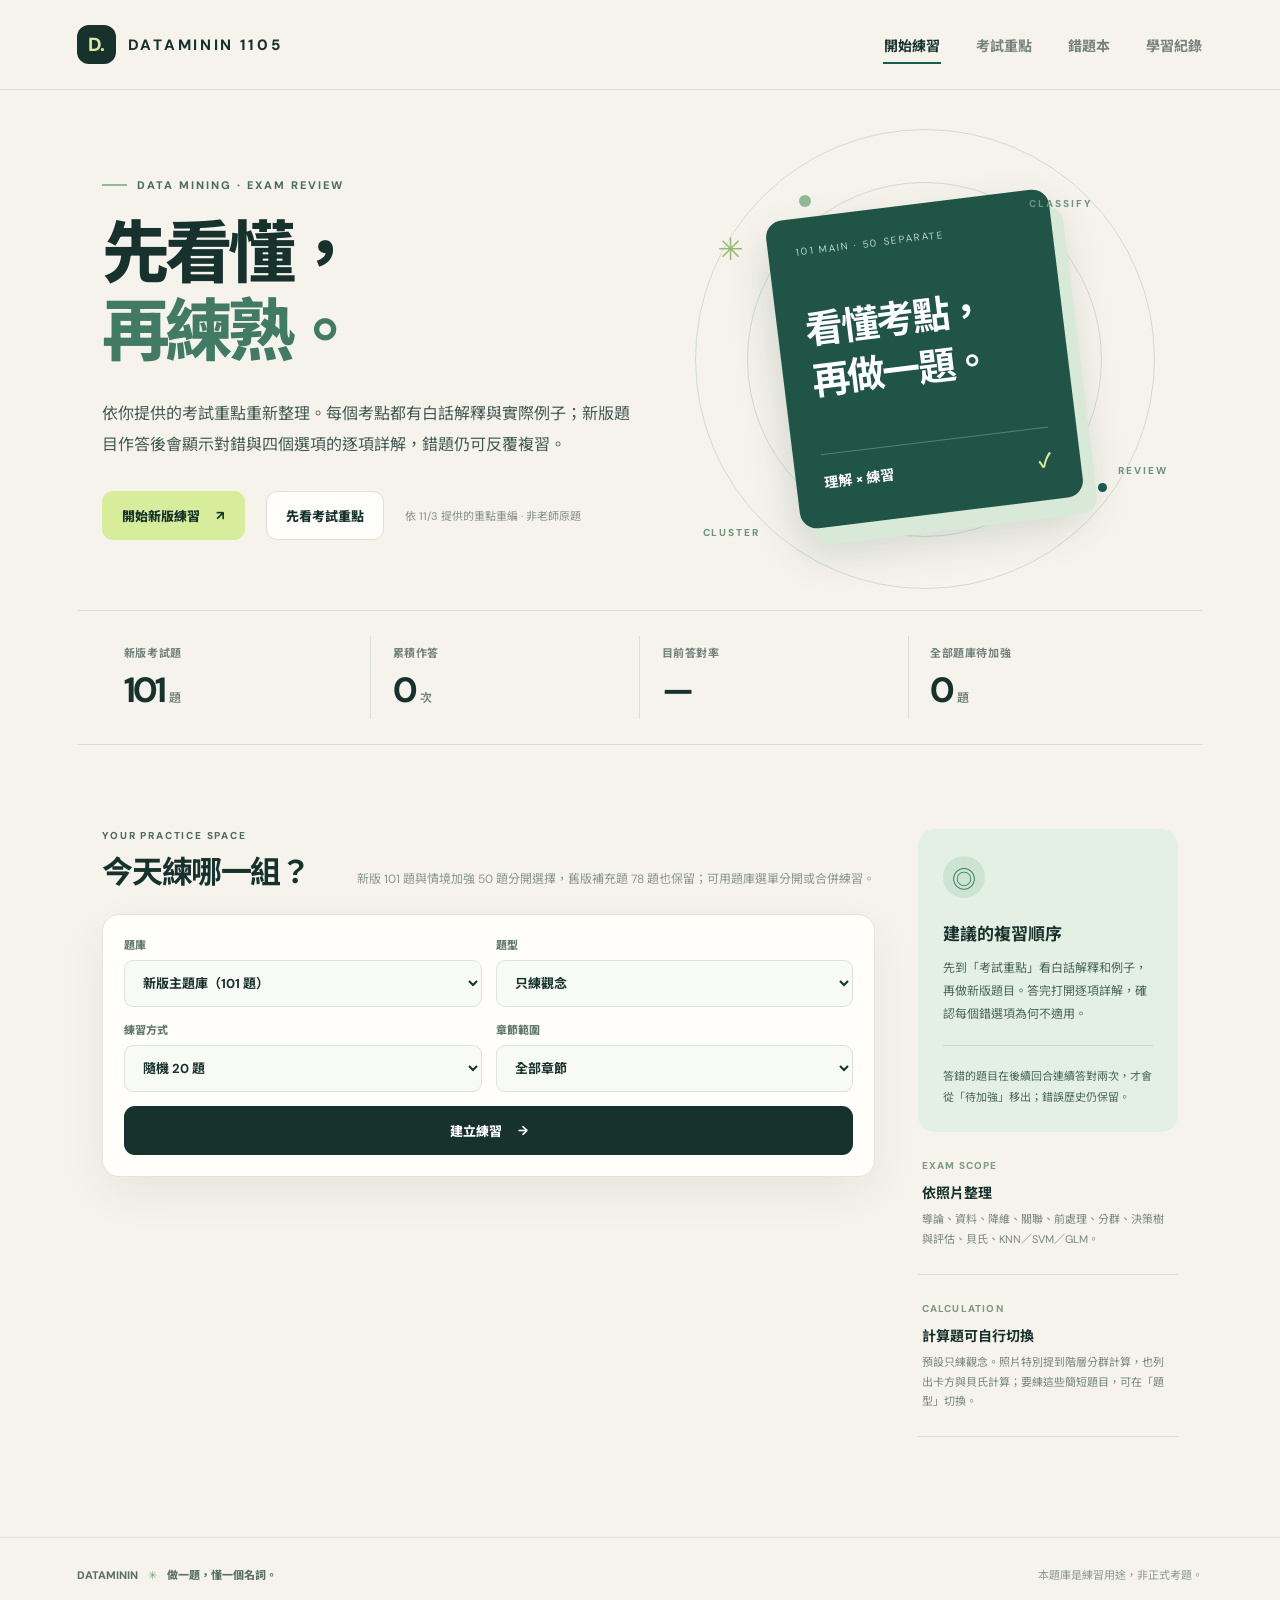
<file: dataminin/index.html>
<!doctype html>
<html lang="zh-Hant">
<head>
  <meta charset="utf-8">
  <meta name="viewport" content="width=device-width, initial-scale=1">
  <meta name="theme-color" content="#f6f3ec">
  <meta name="description" content="依考試重點整理的資料探勘複習筆記與選擇題：實例講解、逐項詳解、錯題紀錄。">
  <title>DATAMININ｜資料探勘考試重點與題庫 1105</title>
  <link rel="stylesheet" href="./styles.css?v=20261103-2">
  <script type="module" src="./app.mjs?v=20261116-2"></script>
</head>
<body>
  <div class="shell">
    <header class="topbar">
      <a class="brand" href="./" aria-label="DATAMININ 首頁"><span class="brand-mark">D.</span><span>DATAMININ 1105</span></a>
      <nav class="nav" aria-label="主要導覽">
        <button class="nav-link active" data-view="practice" type="button">開始練習</button>
        <button class="nav-link" data-view="guide" type="button">考試重點</button>
        <button class="nav-link" data-view="mistakes" type="button">錯題本 <span id="dueBadge" class="mini-badge" hidden>0</span></button>
        <button class="nav-link" data-view="progress" type="button">學習紀錄</button>
      </nav>
    </header>

    <main>
      <section class="hero" aria-labelledby="heroTitle">
        <div class="hero-copy">
          <p class="eyebrow"><span class="eyebrow-line"></span> DATA MINING · EXAM REVIEW</p>
          <h1 id="heroTitle">先看懂，<br><em>再練熟。</em></h1>
          <p class="hero-sub">依你提供的考試重點重新整理。每個考點都有白話解釋與實際例子；新版題目作答後會顯示對錯與四個選項的逐項詳解，錯題仍可反覆複習。</p>
          <div class="hero-actions">
            <button id="heroStart" class="button primary" type="button">開始新版練習 <span aria-hidden="true">↗</span></button>
            <button id="heroGuide" class="button light" type="button">先看考試重點</button>
            <span class="source-note">依 11/3 提供的重點重編 · 非老師原題</span>
          </div>
        </div>
        <div class="hero-art" aria-hidden="true">
          <div class="orbit orbit-outer"></div><div class="orbit orbit-inner"></div>
          <span class="orbit-word orbit-word-a">CLASSIFY</span><span class="orbit-word orbit-word-b">CLUSTER</span><span class="orbit-word orbit-word-c">REVIEW</span>
          <div class="hero-card"><span id="heroCardCount" class="hero-card-kicker">EXAM FOCUS</span><strong>看懂考點，<br>再做一題。</strong><span class="hero-card-answer">理解 × 練習 <b>✓</b></span></div>
          <span class="spark spark-a">✳</span><span class="spark spark-b">✦</span>
        </div>
      </section>

      <section class="stats-strip" aria-label="目前學習概況">
        <div class="stat"><span class="stat-label">新版考試題</span><strong id="questionCount">—</strong><span class="stat-unit">題</span></div>
        <div class="stat"><span class="stat-label">累積作答</span><strong id="attemptCount">0</strong><span class="stat-unit">次</span></div>
        <div class="stat"><span class="stat-label">目前答對率</span><strong id="accuracyCount">—</strong><span class="stat-unit"></span></div>
        <div class="stat"><span class="stat-label">全部題庫待加強</span><strong id="dueCount">0</strong><span class="stat-unit">題</span></div>
      </section>

      <section id="practiceView" class="view content-grid" aria-label="練習區">
        <div class="main-column">
          <div class="section-head"><div><p class="eyebrow small">YOUR PRACTICE SPACE</p><h2>今天練哪一組？</h2></div><p>新版 101 題與情境加強 50 題分開選擇，舊版補充題 78 題也保留；可用題庫選單分開或合併練習。</p></div>
          <div class="setup panel">
            <label class="field"><span>題庫</span><select id="bankSelect"><option value="v2">新版主題庫（101 題）</option><option value="scenario">情境考法加強 1116（50 題）</option><option value="legacy">舊版補充題（78 題）</option><option value="originals">原有兩版一起練（179 題）</option><option value="all">全部題庫一起練（229 題）</option></select></label>
            <label class="field"><span>題型</span><select id="kindSelect"><option value="concept">只練觀念</option><option value="all">觀念＋少量計算</option></select></label>
            <label class="field"><span>練習方式</span><select id="modeSelect"><option value="quick">隨機 20 題</option><option value="all">完整題庫</option><option value="due">待加強錯題</option><option value="ever">所有曾錯題</option></select></label>
            <label class="field"><span>章節範圍</span><select id="topicSelect"><option value="all">全部章節</option></select></label>
            <button id="startButton" class="button dark" type="button">建立練習 <span aria-hidden="true">→</span></button>
          </div>
          <div id="quizArea" class="quiz-area" hidden>
            <div class="quiz-toolbar"><span id="sessionLabel" class="session-label"></span><button id="endButton" class="text-button" type="button">結束本回合</button></div>
            <div class="progress-track" role="progressbar" aria-label="本回合進度" aria-valuemin="0" aria-valuemax="100" aria-valuenow="0"><div id="progressFill"></div></div>
            <article class="question-card" aria-live="polite">
              <div class="card-meta"><span id="cardNumber">01 / 20</span><span id="cardTopic" class="topic-pill"></span></div>
              <h3 id="questionPrompt"></h3>
              <p class="card-hint">選出最合適的一項</p>
              <div id="options" class="options" role="group" aria-label="選擇答案"></div>
              <div id="feedback" class="feedback" hidden></div>
              <div id="explanation" class="explanation" hidden>
                <div class="explanation-head"><span>逐項詳解</span><span class="small-muted">點完才揭曉</span></div>
                <div id="explanationRows"></div>
              </div>
              <div class="card-footer"><button id="explainButton" class="button light" type="button" hidden>查看逐項詳解 <span aria-hidden="true">⌄</span></button><button id="nextButton" class="button dark" type="button" hidden>下一題 <span aria-hidden="true">→</span></button></div>
            </article>
          </div>
          <div id="sessionDone" class="done panel" hidden><span class="done-icon">✓</span><p class="eyebrow small">ROUND COMPLETE</p><h3>這回合完成了。</h3><p id="doneSummary"></p><div class="done-actions"><button id="doneReview" class="button dark" type="button">接著複習錯題</button><button id="doneAgain" class="button light" type="button">再練一回合</button></div></div>
        </div>
        <aside class="side-column" aria-label="複習提醒">
          <div class="side-card"><div class="side-icon">◎</div><h3>建議的複習順序</h3><p>先到「考試重點」看白話解釋和例子，再做新版題目。答完打開逐項詳解，確認每個錯選項為何不適用。</p><div class="side-divider"></div><p class="side-small">答錯的題目在後續回合連續答對兩次，才會從「待加強」移出；錯誤歷史仍保留。</p></div>
          <div class="side-note"><span>EXAM SCOPE</span><strong>依照片整理</strong><p>導論、資料、降維、關聯、前處理、分群、決策樹與評估、貝氏、KNN／SVM／GLM。</p></div>
          <div class="side-note"><span>CALCULATION</span><strong>計算題可自行切換</strong><p>預設只練觀念。照片特別提到階層分群計算，也列出卡方與貝氏計算；要練這些簡短題目，可在「題型」切換。</p></div>
        </aside>
      </section>

      <section id="guideView" class="view inner-page" hidden aria-label="考試重點複習">
        <div class="page-title"><p class="eyebrow small">EXAM STUDY GUIDE</p><h2>考試重點複習</h2><p>按你提供的清單整理。每個考點先用白話說明，再用情境例子幫你看出差別。</p></div>
        <p class="guide-caveat">照片中「降維」第 1 項是看不清的投影片照片，未擅自猜內容；少數只有標題的考點已在卡片內註明解讀範圍。</p>
        <p><a class="button light" href="https://github.com/xxoon0987/xooon0987.github.io/blob/main/dataminin/%E5%BD%B1%E7%89%87%E8%80%83%E8%A9%A6%E8%A9%B3%E7%B4%B0%E8%A4%87%E7%BF%92.md" target="_blank" rel="noopener">閱讀影片課堂補充講義 1105 ↗</a></p>
        <p><a class="button light" href="https://github.com/xxoon0987/xooon0987.github.io/blob/main/dataminin/%E9%8C%84%E9%9F%B3%E9%87%8D%E9%BB%9E%E8%A4%87%E7%BF%92_1105.md" target="_blank" rel="noopener">閱讀錄音重點複習 1105 ↗</a></p>
        <div class="guide-toolbar panel">
          <label class="field"><span>章節</span><select id="guideChapter"><option value="all">全部章節</option></select></label>
          <label class="field"><span>搜尋名詞或例子</span><input id="guideSearch" type="search" placeholder="例如 PCA、DBSCAN、ROC"></label>
          <span id="guideCount" class="guide-count"></span>
        </div>
        <div id="guideContent" class="guide-content"></div>
      </section>

      <section id="mistakesView" class="view inner-page" hidden aria-label="錯題本">
        <div class="page-title"><p class="eyebrow small">MISTAKE NOTEBOOK</p><h2>錯題本</h2><p>看清楚自己選了什麼、正確答案是什麼，再把名詞差異練熟。</p></div>
        <div class="review-banner"><div><span class="banner-count" id="mistakeDueCount">0</span><span>題待加強</span><p>每題在後續回合連續答對兩次，才會從待加強移出。</p></div><button id="reviewDueButton" class="button primary" type="button">練待加強題 <span aria-hidden="true">↗</span></button></div>
        <div class="list-toolbar"><div class="segmented" role="group" aria-label="錯題篩選"><button class="segment active" data-mistake-filter="due" type="button">待加強</button><button class="segment" data-mistake-filter="ever" type="button">所有曾錯</button></div><span id="mistakeListCount"></span></div>
        <div id="mistakeList" class="mistake-list"></div>
      </section>

      <section id="progressView" class="view inner-page" hidden aria-label="學習紀錄">
        <div class="page-title"><p class="eyebrow small">YOUR LEARNING RECORD</p><h2>學習紀錄</h2><p>紀錄保存在這台裝置的瀏覽器。換裝置前可以匯出，再在新裝置匯入。</p></div>
        <div class="record-grid"><div class="record-card"><span>累積作答</span><strong id="recordAttempts">0</strong><small>次選擇</small></div><div class="record-card"><span>答對率</span><strong id="recordAccuracy">—</strong><small>累積所有作答</small></div><div class="record-card"><span>曾經答錯</span><strong id="recordEver">0</strong><small>不同題目</small></div><div class="record-card"><span>待加強</span><strong id="recordDue">0</strong><small>尚未連續答對兩次</small></div></div>
        <div class="two-col"><div class="panel record-panel"><div class="panel-heading"><h3>章節掌握</h3><span>依累積答對率排序</span></div><div id="topicStats"></div></div><div class="panel record-panel"><div class="panel-heading"><h3>資料備份</h3><span>只儲存在你的瀏覽器</span></div><p>本站沒有帳號或雲端同步。匯出檔案包含作答時間與選項，不含姓名。</p><div class="backup-actions"><button id="exportButton" class="button dark" type="button">匯出紀錄</button><label class="button light import-label">匯入紀錄<input id="importInput" type="file" accept="application/json,.json" hidden></label></div><p id="storageMessage" class="storage-message" role="status"></p></div></div>
        <div class="panel history-panel"><div class="panel-heading"><h3>最近作答</h3><span>保留每一次選擇</span></div><div id="historyList"></div></div>
      </section>
    </main>
    <footer class="footer"><span>DATAMININ <i>✳</i> 做一題，懂一個名詞。</span><span>本題庫是練習用途，非正式考題。</span></footer>
  </div>
  <div id="toast" class="toast" role="status" aria-live="polite" hidden></div>
</body>
</html>
</file>
<file: dataminin/styles.css>
@import url('https://fonts.googleapis.com/css2?family=DM+Sans:wght@400;500;600;700;800&family=Noto+Sans+TC:wght@400;500;600;700;800&display=swap');

:root{--paper:#f6f3ec;--white:#fffefa;--ink:#17312d;--ink-soft:#425a54;--muted:#7d8b82;--line:#dbe2d8;--mint:#dcece1;--teal:#175d50;--lime:#d7ed9b;--red:#ba544d;--red-bg:#fff0eb;--shadow:0 16px 46px rgba(26,52,42,.07)}
*{box-sizing:border-box}html{scroll-behavior:smooth}body{margin:0;background:var(--paper);color:var(--ink);font-family:'DM Sans','Noto Sans TC',system-ui,sans-serif;-webkit-font-smoothing:antialiased}button,select,input{font:inherit}button{cursor:pointer}button:disabled{cursor:not-allowed}a{color:inherit}.shell{max-width:1440px;margin:auto;min-height:100vh}.topbar{height:90px;padding:0 6%;display:flex;align-items:center;justify-content:space-between;border-bottom:1px solid rgba(23,49,45,.1)}.brand{display:flex;align-items:center;gap:12px;text-decoration:none;font-size:15px;font-weight:800;letter-spacing:.18em}.brand-mark{width:39px;height:39px;background:var(--ink);color:var(--lime);display:grid;place-items:center;border-radius:12px;font-size:19px;letter-spacing:-.05em}.nav{display:flex;align-items:center;gap:34px}.nav-link{border:0;background:none;padding:12px 1px;color:#73827a;font-size:14px;font-weight:700;position:relative}.nav-link.active{color:var(--ink)}.nav-link.active:after{content:'';position:absolute;bottom:3px;left:0;right:0;height:2px;background:var(--teal)}.mini-badge{display:inline-grid;place-items:center;min-width:19px;height:19px;margin-left:3px;padding:0 4px;background:var(--lime);color:var(--ink);border-radius:50px;font-size:10px}.hero{min-height:520px;padding:72px 8% 54px;display:grid;grid-template-columns:1.06fr .94fr;align-items:center;overflow:hidden}.eyebrow{display:flex;align-items:center;gap:10px;margin:0 0 24px;color:#4c6c5b;font-size:11px;font-weight:800;letter-spacing:.18em}.eyebrow.small{margin:0 0 12px;font-size:10px}.eyebrow-line{width:25px;height:2px;background:#91b99e}.hero h1{margin:0;font-size:clamp(51px,5.3vw,85px);line-height:1.14;letter-spacing:-.075em;font-weight:800}.hero h1 em{font-style:normal;color:#417a65}.hero-sub{max-width:535px;color:var(--ink-soft);font-size:16px;line-height:1.95;margin:27px 0 30px}.hero-actions{display:flex;align-items:center;gap:21px;flex-wrap:wrap}.button{border:1px solid transparent;border-radius:11px;min-height:49px;padding:0 19px;display:inline-flex;align-items:center;justify-content:center;gap:16px;font-size:13px;font-weight:800;text-decoration:none;white-space:nowrap;transition:transform .18s,background .18s,border-color .18s}.button:hover:not(:disabled){transform:translateY(-2px)}.button:focus-visible,.nav-link:focus-visible,.segment:focus-visible,.option:focus-visible,.text-button:focus-visible{outline:3px solid #86bca2;outline-offset:3px}.button.primary{background:var(--lime);color:var(--ink)}.button.primary:hover{background:#c9e485}.button.dark{background:var(--ink);color:white}.button.dark:hover{background:#28534a}.button.light{background:var(--white);color:var(--ink);border-color:var(--line)}.button.light:hover{border-color:#93af9d}.source-note{font-size:11px;color:#859087}.hero-art{height:385px;position:relative;display:grid;place-items:center}.orbit{position:absolute;border:1px solid #cdddcf;border-radius:50%}.orbit-outer{width:460px;height:460px}.orbit-inner{width:355px;height:355px}.hero-art:before{content:'';width:12px;height:12px;border-radius:50%;background:#92ba9a;position:absolute;top:28px;left:25%}.hero-art:after{content:'';width:9px;height:9px;border-radius:50%;background:var(--teal);position:absolute;bottom:60px;right:14%}.hero-card{position:relative;z-index:1;background:#205447;color:white;width:285px;height:310px;border-radius:17px;padding:27px 28px;box-shadow:12px 18px 0 #d9e9d8,0 22px 46px rgba(17,65,52,.19);transform:rotate(-7deg);display:flex;flex-direction:column}.hero-card-kicker{font-size:10px;letter-spacing:.17em;color:#b9d7c4}.hero-card strong{font-size:38px;line-height:1.33;letter-spacing:-.06em;margin-top:48px}.hero-card-answer{border-top:1px solid rgba(255,255,255,.25);margin-top:auto;padding-top:17px;display:flex;justify-content:space-between;font-size:14px;font-weight:700}.hero-card-answer b{font-size:19px;color:var(--lime)}.orbit-word{position:absolute;z-index:2;color:#6c947c;font-size:10px;font-weight:800;letter-spacing:.19em}.orbit-word-a{top:30px;right:17%}.orbit-word-b{bottom:13px;left:6%}.orbit-word-c{right:2%;bottom:75px}.spark{position:absolute;color:#9aba72}.spark-a{font-size:31px;top:62px;left:9%}.spark-b{font-size:20px;bottom:45px;right:27%}.stats-strip{margin:0 6%;padding:25px 2%;border-top:1px solid #d6dfd3;border-bottom:1px solid #d6dfd3;display:grid;grid-template-columns:repeat(4,1fr)}.stat{padding:8px 8% 6px;border-right:1px solid #d6dfd3}.stat:last-child{border:0}.stat-label{display:block;font-size:11px;color:#708279;font-weight:700;letter-spacing:.05em;margin-bottom:7px}.stat strong{font-size:35px;letter-spacing:-.06em}.stat-unit{font-size:12px;margin-left:5px;color:#6d8077;font-weight:600}.content-grid{padding:84px 8% 100px;display:grid;grid-template-columns:minmax(0,1fr) 260px;gap:43px}.view[hidden],*[hidden]{display:none!important}.section-head{display:flex;justify-content:space-between;align-items:end;gap:15px;margin-bottom:23px}.section-head h2,.page-title h2{font-size:31px;line-height:1.2;letter-spacing:-.045em;margin:0}.section-head>p{color:#88978d;font-size:12px;margin:0 0 4px}.panel{background:var(--white);border:1px solid #e0e6dc;border-radius:17px;box-shadow:var(--shadow)}.setup{padding:21px;display:grid;grid-template-columns:1fr 1fr auto;gap:14px;align-items:end}.field{display:flex;flex-direction:column;gap:8px;color:#63786c;font-size:11px;font-weight:800}.field select{height:47px;border:1px solid #dce5d9;border-radius:9px;background:#f8faf5;color:var(--ink);padding:0 14px;font-size:13px;font-weight:700;outline:none}.field select:focus{border-color:#80a591}.setup>.button{height:47px}.side-card{background:#e5f0e4;border-radius:17px;padding:27px 25px 24px}.side-icon{width:42px;height:42px;border-radius:50%;background:#cce4d1;display:grid;place-items:center;color:#2b7159;font-size:24px;margin-bottom:22px}.side-card h3{font-size:17px;margin:0 0 12px}.side-card p{font-size:12px;line-height:1.9;color:#49685a;margin:0}.side-divider{height:1px;background:#c9dfcc;margin:20px 0}.side-card .side-small{font-size:11px}.side-note{padding:27px 4px 0;border-bottom:1px solid #d9e2d7;padding-bottom:24px}.side-note span{display:block;color:#7a9b82;font-weight:800;letter-spacing:.12em;font-size:10px;margin-bottom:10px}.side-note strong{font-size:14px}.side-note p{color:#75877c;font-size:11px;line-height:1.8;margin:7px 0 0}.quiz-area{margin-top:38px}.quiz-toolbar{display:flex;justify-content:space-between;align-items:center;margin-bottom:12px}.session-label{font-size:12px;color:#60796a;font-weight:800}.text-button{background:none;border:0;color:#6b7d72;font-size:12px;font-weight:700;padding:8px}.text-button:hover{text-decoration:underline}.progress-track{height:7px;border-radius:9px;background:#e0e8dc;margin-bottom:20px;overflow:hidden}.progress-track div{height:100%;background:#69a083;border-radius:9px;transition:width .3s}.question-card{background:#fffefa;border:1px solid #dfe5dc;border-radius:19px;box-shadow:0 17px 45px rgba(35,65,49,.065);padding:32px 35px}.card-meta{display:flex;align-items:center;justify-content:space-between;color:#698274;font-size:11px;font-weight:800;letter-spacing:.09em}.topic-pill{border:1px solid #d3e3d3;background:#edf6ec;border-radius:50px;padding:7px 12px;letter-spacing:0}.question-card h3{font-size:clamp(20px,2vw,27px);line-height:1.55;letter-spacing:-.035em;margin:24px 0 12px;min-height:79px}.card-hint{color:#91a097;font-size:11px;margin:0 0 18px}.options{display:grid;gap:10px}.option{width:100%;border:1px solid #dce5db;border-radius:11px;background:#fbfcf9;min-height:56px;padding:12px 16px;text-align:left;display:flex;align-items:center;gap:14px;color:var(--ink);font-size:14px;font-weight:700;transition:background .2s,border .2s,transform .2s}.option:not(:disabled):hover{border-color:#8ab39a;background:#f3f8f0;transform:translateX(2px)}.option:disabled{opacity:1}.option-letter{width:26px;height:26px;display:grid;place-items:center;flex:none;border:1px solid #ccdcd0;border-radius:7px;color:#6e8a76;font-size:11px}.option.correct{background:#e9f5e8;border-color:#68a07e}.option.correct .option-letter{background:#307a5b;border-color:#307a5b;color:white}.option.incorrect{background:var(--red-bg);border-color:#df9a8d}.option.incorrect .option-letter{background:var(--red);border-color:var(--red);color:white}.option.dimmed{color:#7f9184}.feedback{margin-top:18px;padding:14px 16px;border-radius:9px;font-size:13px;font-weight:700;line-height:1.7}.feedback.good{color:#276849;background:#e7f5e9}.feedback.bad{color:#9e4a42;background:#fff0eb}.card-footer{margin-top:20px;display:flex;gap:10px;justify-content:flex-end;flex-wrap:wrap}.explanation{margin-top:22px;border-top:1px solid var(--line);padding-top:20px}.explanation-head{display:flex;justify-content:space-between;align-items:center;margin-bottom:13px;font-size:14px;font-weight:800}.small-muted{font-size:10px;color:#9ba99f;font-weight:600}.explain-row{display:grid;grid-template-columns:29px 1fr;gap:11px;padding:14px 0;border-bottom:1px solid #edf0e9}.explain-row:last-child{border:0}.explain-letter{height:25px;width:25px;border-radius:6px;display:grid;place-items:center;background:#edf2eb;color:#5d7965;font-size:11px;font-weight:800}.explain-row.is-answer .explain-letter{background:#d8efdb;color:#276849}.explain-row.is-picked:not(.is-answer) .explain-letter{background:#f9ddd6;color:#ab5448}.explain-row strong{font-size:12px}.explain-row p{font-size:12px;color:#5d6d62;line-height:1.8;margin:5px 0 0}.done{margin-top:32px;text-align:center;padding:45px 24px}.done-icon{width:56px;height:56px;background:#dceddd;color:#2f7658;font-size:29px;display:grid;place-items:center;border-radius:50%;margin:0 auto 20px}.done .eyebrow{justify-content:center;margin-bottom:9px}.done h3{font-size:27px;margin:0 0 10px}.done p:not(.eyebrow){color:#637769;font-size:13px;line-height:1.7}.done-actions{display:flex;justify-content:center;gap:10px;flex-wrap:wrap;margin-top:23px}.inner-page{padding:78px 8% 100px}.page-title{margin-bottom:30px}.page-title h2{font-size:38px}.page-title>p:last-child{font-size:13px;color:#7a8d7f;line-height:1.8;margin:13px 0 0}.review-banner{display:flex;justify-content:space-between;align-items:center;gap:20px;background:#205447;color:white;border-radius:17px;padding:29px 32px}.review-banner .banner-count{font-size:47px;font-weight:800;letter-spacing:-.06em;line-height:1;margin-right:8px}.review-banner span:nth-child(2){font-size:14px;font-weight:700}.review-banner p{font-size:11px;color:#c7dfcf;margin:10px 0 0}.list-toolbar{display:flex;justify-content:space-between;align-items:center;margin:28px 0 16px;color:#8a9a90;font-size:11px;font-weight:700}.segmented{display:inline-flex;border:1px solid #d6e2d4;background:#eaf0e7;border-radius:10px;padding:4px;gap:3px}.segment{border:0;background:transparent;border-radius:7px;padding:9px 15px;font-size:12px;color:#75897b;font-weight:800}.segment.active{background:white;color:var(--ink);box-shadow:0 2px 8px #193a2511}.mistake-list{display:grid;gap:12px}.mistake-item{background:var(--white);border:1px solid #e0e7dc;border-radius:13px;padding:19px 22px}.mistake-top{display:flex;justify-content:space-between;gap:12px;align-items:start}.mistake-item h3{margin:8px 0 8px;font-size:15px;line-height:1.6}.mistake-item .topic-tag{color:#689078;font-size:10px;font-weight:800;letter-spacing:.05em}.mistake-item .state-tag{font-size:10px;font-weight:800;color:#a6604e;background:#fff0e8;padding:6px 9px;border-radius:30px;white-space:nowrap}.mistake-item .state-tag.done-state{background:#edf4e9;color:#467353}.mistake-choice{display:flex;gap:20px;flex-wrap:wrap;font-size:11px;color:#647768;margin-top:10px}.mistake-choice b{color:var(--ink)}.mistake-item details{margin-top:15px;border-top:1px solid #e9eee6;padding-top:12px}.mistake-item summary{cursor:pointer;font-size:11px;font-weight:800;color:#3e7558}.mistake-item details .explain-row{padding:10px 0}.empty{border:1px dashed #c8d9c9;border-radius:14px;padding:38px;text-align:center;color:#789080;background:#f8faf4;font-size:13px;line-height:1.8}.record-grid{display:grid;grid-template-columns:repeat(4,1fr);gap:13px;margin-bottom:25px}.record-card{background:#fffefa;border:1px solid #e1e8df;border-radius:14px;padding:22px}.record-card span,.record-card small{display:block;font-size:11px;color:#829387}.record-card strong{display:block;font-size:34px;letter-spacing:-.06em;margin:10px 0 3px}.two-col{display:grid;grid-template-columns:1.2fr .8fr;gap:18px}.record-panel,.history-panel{padding:23px}.panel-heading{display:flex;justify-content:space-between;align-items:center;gap:10px;margin-bottom:18px}.panel-heading h3{margin:0;font-size:16px}.panel-heading span{color:#96a59a;font-size:10px}.record-panel>p{font-size:12px;color:#6d8072;line-height:1.9}.topic-stat{display:grid;grid-template-columns:135px 1fr 49px;align-items:center;gap:12px;padding:10px 0;font-size:11px;color:#587163;font-weight:700}.topic-stat .bar{height:6px;border-radius:8px;background:#edf0e9;overflow:hidden}.topic-stat .bar span{display:block;height:100%;background:#73a886;border-radius:8px}.topic-stat b{text-align:right;color:var(--ink)}.backup-actions{display:flex;gap:8px;flex-wrap:wrap;margin-top:22px}.import-label{cursor:pointer}.storage-message{min-height:20px}.history-panel{margin-top:18px}.history-row{display:grid;grid-template-columns:140px 1fr 95px;gap:12px;border-top:1px solid #edf0ea;padding:14px 0;font-size:11px;color:#7a8e80;align-items:center}.history-row strong{color:var(--ink);font-size:12px}.history-row .result{justify-self:end;font-weight:800;color:#377b57}.history-row .result.wrong{color:#ba584d}.footer{border-top:1px solid #dce4d8;padding:28px 6%;display:flex;justify-content:space-between;gap:10px;color:#8b9a8f;font-size:11px}.footer span:first-child{font-weight:800;color:#597064}.footer i{font-style:normal;color:#78a07c;margin:0 7px}.toast{position:fixed;bottom:25px;left:50%;transform:translateX(-50%);background:var(--ink);color:white;padding:12px 18px;border-radius:9px;box-shadow:0 10px 30px #1b423633;font-size:12px;z-index:10}
@media(max-width:1050px){.hero{padding-left:6%;padding-right:6%}.content-grid,.inner-page{padding-left:6%;padding-right:6%}.content-grid{gap:23px;grid-template-columns:minmax(0,1fr) 230px}.orbit-outer{width:380px;height:380px}.orbit-inner{width:300px;height:300px}.hero-card{width:250px;height:280px}.hero-card strong{font-size:33px}.setup{grid-template-columns:1fr 1fr}.setup>.button{grid-column:1/-1}}
@media(max-width:760px){.topbar{height:auto;min-height:74px;flex-wrap:wrap;gap:10px;padding:16px 5% 9px}.brand{font-size:13px}.brand-mark{width:34px;height:34px}.nav{gap:20px;width:100%;justify-content:space-between}.nav-link{font-size:12px}.hero{grid-template-columns:1fr;padding:54px 6% 45px;min-height:0}.hero h1{font-size:clamp(52px,11vw,73px)}.hero-sub{font-size:14px;line-height:1.85}.hero-art{height:300px;margin-top:38px}.orbit-outer{height:340px;width:340px}.orbit-inner{height:270px;width:270px}.hero-card{height:237px;width:215px;padding:21px}.hero-card strong{font-size:28px;margin-top:34px}.orbit-word{font-size:8px}.stats-strip{margin:0 5%;grid-template-columns:repeat(2,1fr);padding:14px 0}.stat{padding:16px 13%;border-bottom:1px solid #d6dfd3}.stat:nth-child(2){border-right:0}.stat:nth-child(n+3){border-bottom:0}.stat strong{font-size:29px}.content-grid{display:block;padding:57px 5% 70px}.side-column{margin-top:35px;display:grid;grid-template-columns:1fr 1fr;gap:15px}.side-card{grid-column:1/-1}.side-note{padding:10px 3px}.section-head h2{font-size:27px}.section-head>p{display:none}.inner-page{padding:57px 5% 70px}.review-banner{padding:23px;flex-direction:column;align-items:stretch}.review-banner .button{align-self:flex-start}.record-grid{grid-template-columns:repeat(2,1fr)}.two-col{grid-template-columns:1fr}.footer{padding:25px 5%;flex-direction:column}}
@media(max-width:520px){.hero-art{height:270px}.orbit-outer{width:300px;height:300px}.orbit-inner{width:230px;height:230px}.hero-card{width:198px;height:215px}.hero-card strong{font-size:26px;margin-top:31px}.orbit-word-c{right:0}.setup{display:grid;grid-template-columns:1fr}.setup>.button{grid-column:auto}.question-card{padding:24px 19px}.question-card h3{min-height:0;font-size:20px}.option{font-size:13px;min-height:53px}.card-footer{justify-content:stretch}.card-footer .button{flex:1}.side-column{display:block}.side-note{padding:20px 3px}.topic-stat{grid-template-columns:112px 1fr 42px;gap:7px;font-size:10px}.history-row{grid-template-columns:90px 1fr 50px;font-size:10px}.history-row strong{font-size:11px}.mistake-top{display:block}.mistake-item .state-tag{display:inline-block}.mistake-choice{gap:7px;flex-direction:column}}
@media(prefers-reduced-motion:reduce){*,*:before,*:after{scroll-behavior:auto!important;transition:none!important;animation:none!important}}

/* Exam guide and two-bank practice controls */
.setup{grid-template-columns:repeat(2,minmax(0,1fr))}
.setup>.button{grid-column:1/-1}
.field input[type="search"]{height:47px;border:1px solid #dce5d9;border-radius:9px;background:#f8faf5;color:var(--ink);padding:0 14px;font-size:13px;outline:none;width:100%}
.field input[type="search"]:focus{border-color:#80a591}
.guide-toolbar{display:grid;grid-template-columns:minmax(190px,230px) minmax(220px,1fr) auto;gap:15px;align-items:end;padding:20px 22px;margin-bottom:27px}
.guide-count{align-self:center;font-size:12px;color:#587163;font-weight:800;white-space:nowrap}
.guide-caveat{font-size:12px;line-height:1.8;color:#7b6542;background:#fff7e9;border:1px solid #efe3c8;border-radius:10px;padding:12px 16px;margin:-7px 0 18px}
.guide-content{display:grid;gap:30px}
.guide-chapter{scroll-margin-top:20px}
.guide-chapter-head{display:flex;align-items:baseline;justify-content:space-between;gap:12px;margin:0 0 14px;border-bottom:1px solid #d6dfd3;padding-bottom:12px}
.guide-chapter-head h3{font-size:23px;letter-spacing:-.04em;margin:0}
.guide-chapter-head span{font-size:11px;color:#72907d;font-weight:800}
.guide-items{display:grid;gap:10px}
.guide-item{background:var(--white);border:1px solid #dfe7dc;border-radius:14px;overflow:hidden;box-shadow:0 8px 26px rgba(26,52,42,.035)}
.guide-item[open]{border-color:#a5c9ae}
.guide-item summary{cursor:pointer;list-style:none;display:flex;gap:15px;align-items:center;padding:19px 22px}
.guide-item summary::-webkit-details-marker{display:none}
.guide-index{flex:none;width:34px;height:34px;border-radius:9px;background:#e6f1e4;color:#377056;display:grid;place-items:center;font-size:11px;font-weight:800}
.guide-heading{min-width:0;flex:1}
.guide-heading strong{display:block;font-size:15px;line-height:1.5}
.guide-heading small{display:block;color:#75897c;font-size:11px;line-height:1.65;margin-top:4px}
.guide-chevron{font-size:18px;color:#54856a;transition:transform .18s}
.guide-item[open] .guide-chevron{transform:rotate(180deg)}
.guide-body{padding:0 22px 23px 71px;display:grid;gap:14px}
.guide-block{border-top:1px solid #ecf0e9;padding-top:14px}
.guide-block h4{margin:0 0 6px;font-size:11px;color:#43805b;letter-spacing:.04em}
.guide-block p{font-size:13px;line-height:1.9;white-space:pre-line;color:#405c4e;margin:0}
.guide-example{background:#edf6ea;border:1px solid #dbeadc;padding:15px 17px;border-radius:10px}
.guide-example h4{color:#2d7854}
.guide-confusion{background:#fff7e9;border:1px solid #f0e7d1;padding:15px 17px;border-radius:10px}
.guide-confusion h4{color:#986d2e}
.guide-empty{padding:30px;background:var(--white);border:1px dashed var(--line);border-radius:14px;text-align:center;color:#6d8172}
.mistake-item .guide-jump{color:#347b56;margin-top:11px;padding:7px 0;font-size:11px}
.topic-stat{grid-template-columns:170px 1fr 49px}
@media(max-width:850px){.guide-toolbar{grid-template-columns:1fr 1fr}.guide-count{grid-column:1/-1}.setup{grid-template-columns:1fr 1fr}}
@media(max-width:520px){.nav{gap:6px}.nav-link{font-size:11px;padding:10px 0}.setup{grid-template-columns:1fr}.guide-toolbar{grid-template-columns:1fr}.guide-count{grid-column:auto}.guide-chapter-head h3{font-size:20px}.guide-item summary{padding:16px;gap:10px}.guide-body{padding:0 16px 18px}.guide-heading strong{font-size:14px}.guide-heading small{font-size:10px}.topic-stat{grid-template-columns:120px 1fr 42px}}
</file>
